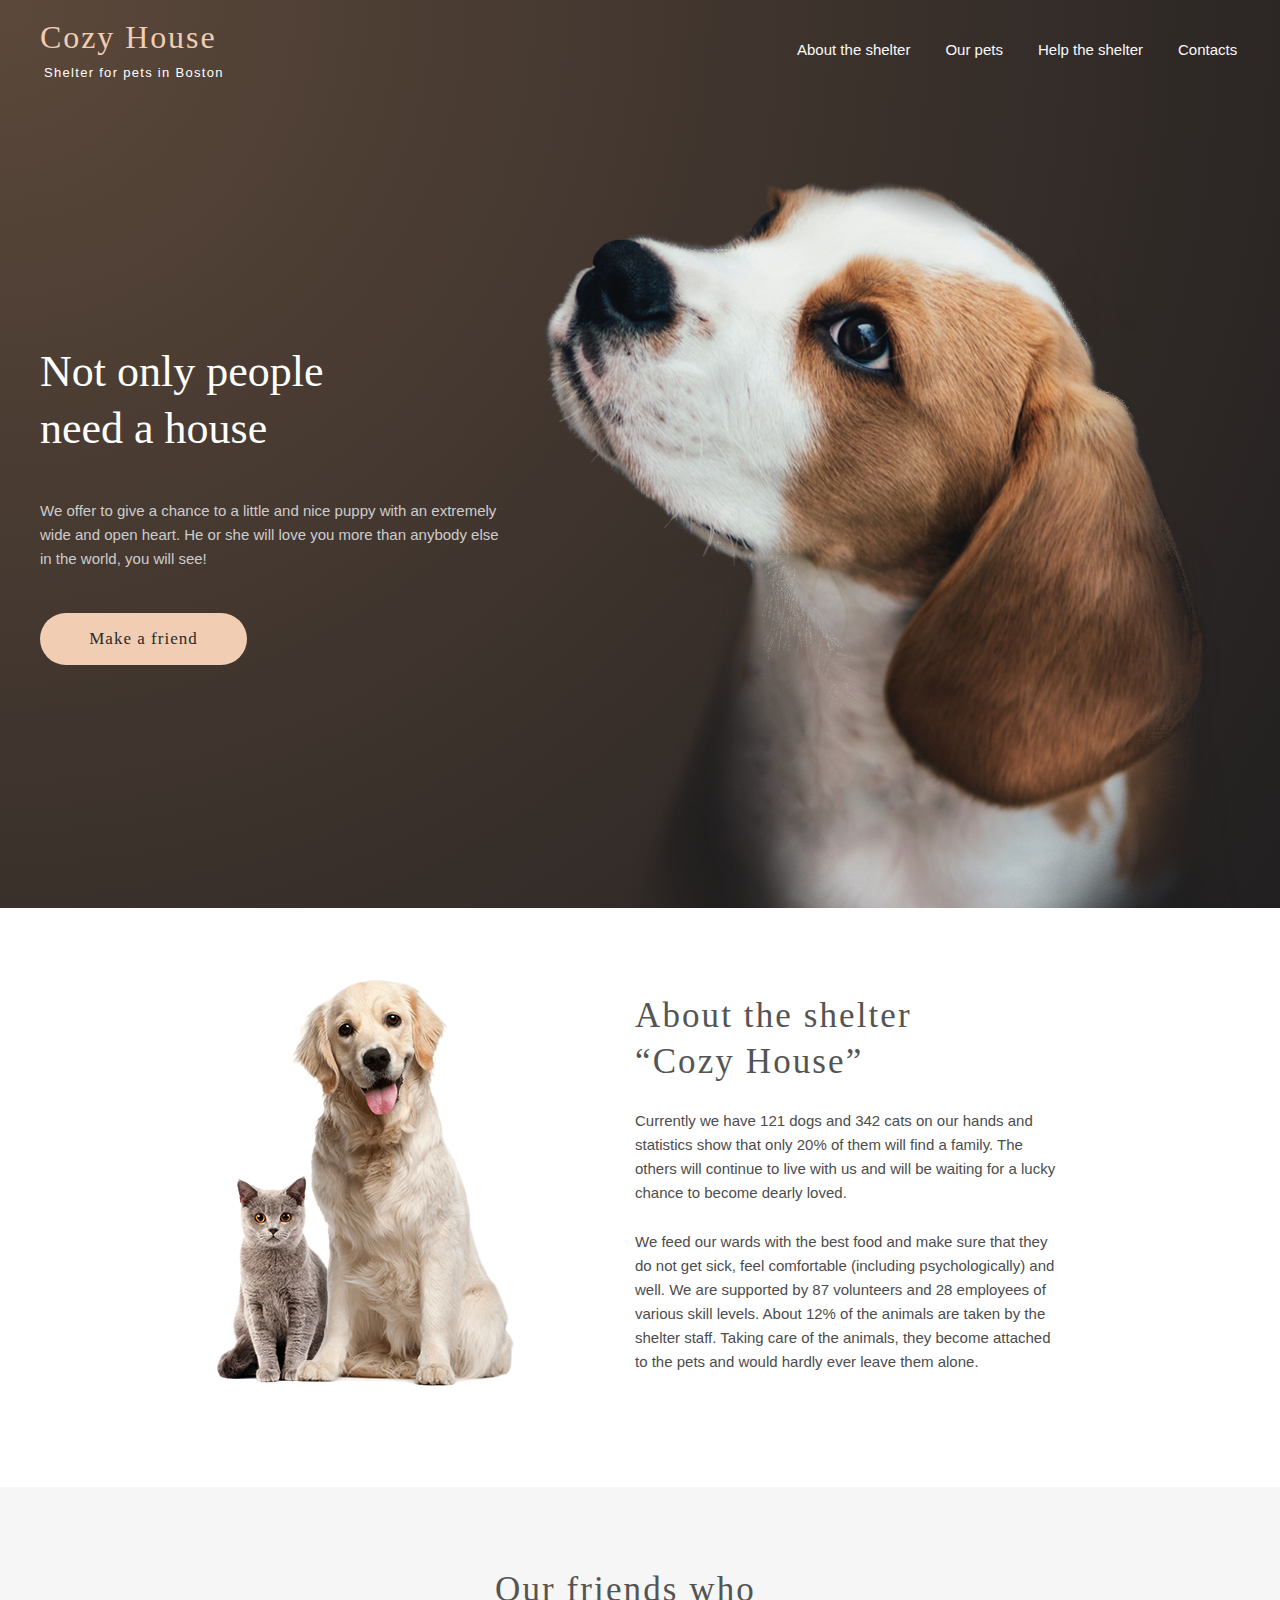
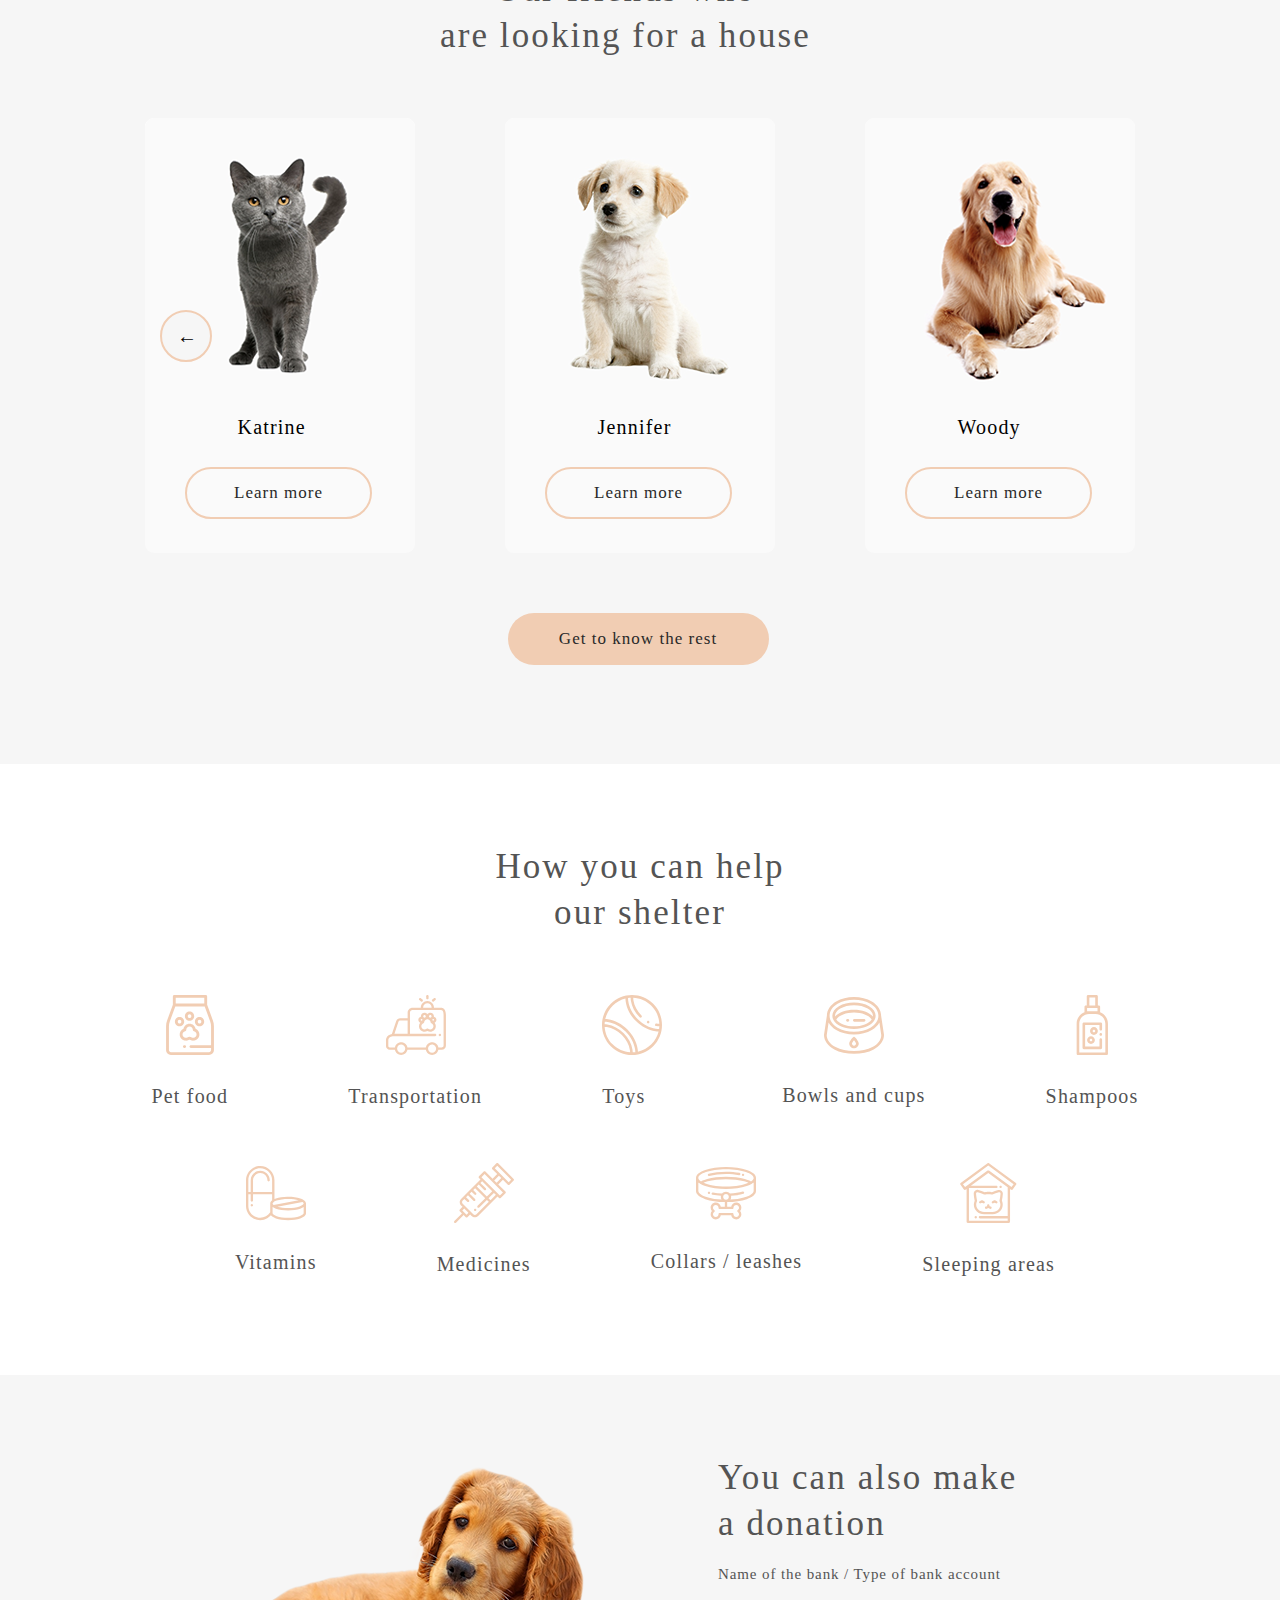
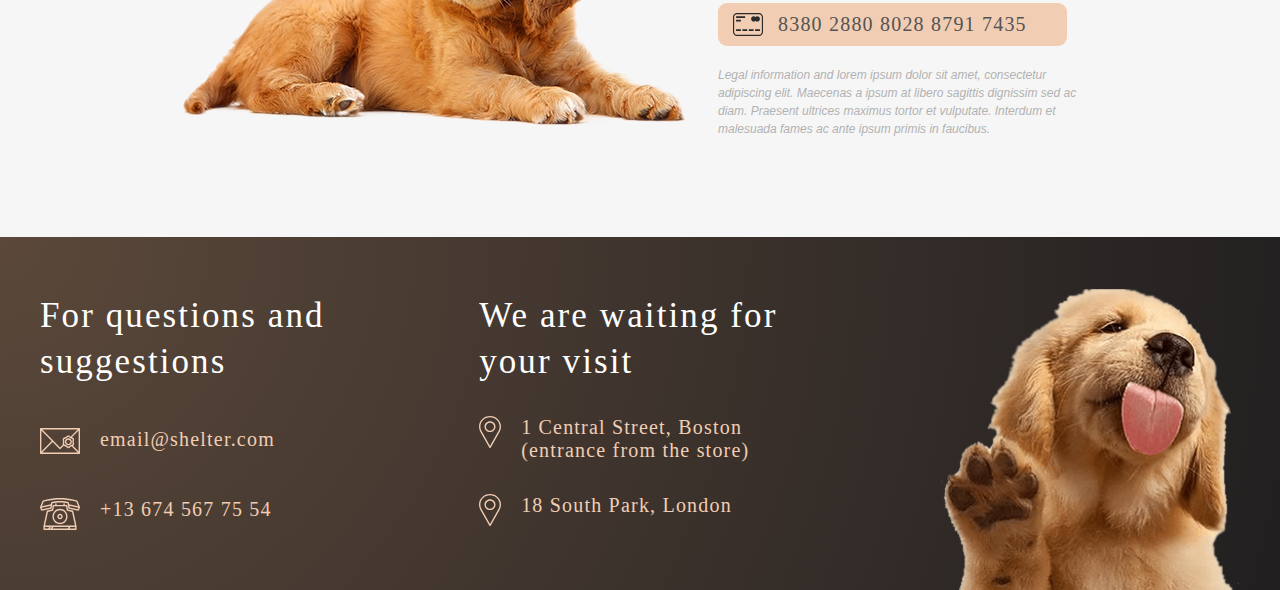
<file: index.html>
<!DOCTYPE html>
<html lang="en">
    <head>
        <meta charset="UTF-8">
        <meta http-equiv="X-UA-Compatible" content="IE=edge">
        <meta name="viewport" content="width=device-width, initial-scale=1.0">
        <title>Shelter</title>
        <link rel="stylesheet" href="style.css">
        <link rel="icon" href="images/paw_icon.ico"> 
        <link rel="preconnect" href="https://fonts.googleapis.com">
        <link rel="preconnect" href="https://fonts.gstatic.com" crossorigin>
        <link href="https://fonts.googleapis.com/css2?family=Inika&family=Inter&display=swap" rel="stylesheet">
        
    </head>
    <body>
        <div class="wrapper">
            <header class="header">
                <div class="header__container _container">
                    <div class="header__logo">
                        <h1 class="header__logo__title">
                        Cozy House
                        </h1>
                        <p class="header__logo__text">
                        Shelter for pets in Boston
                        </p>
                    </div>
                    <nav class="header__menu menu">
                        <ul class="menu__list">
                            <li class="menu__item">
                                <a href="index.html" class="menu__link">About the shelter</a>
                            </li>
                            <li class="menu__item">
                                <a href="pets.html" class="menu__link">Our pets</a>
                            </li>
                            <li class="menu__item">
                                <a href="#help" class="menu__link">Help the shelter</a>
                            </li>
                            <li class="menu__item">
                                <a href="#contacts" class="menu__link">Contacts</a>
                            </li>
                        </ul>
                    </nav>
                </div>
            </header>
            <main class="page">
                <div class="page__block__start">
                    <div class="page__block__container _container">
                        <section class="page__start start">
                            <div class="start__content">
                                <div class="start__info">
                                    <h2 class="start__title">
                                    Not only people<br> need a house
                                    </h2>
                                    <p class="start__text">
                                    We offer to give a chance to a little and nice puppy with an extremely wide and open heart. He or she will love you more than anybody else in the world, you will see!
                                    </p>
                                    <button class="start__button">
                                    Make a friend
                                    </button>
                                </div>
                                <div class="start__pic">
                                    <img src="Images/start-screen-puppy.png" alt="puppy" class="start__image">
                                </div>
                            </div>
                        </section>
                    </div>
                </div>
                <div class="page__block__about">
                    <div class="page__about__container _container">
                        <section class="page__about about">
                            <div class="about__content">
                                <div class="about__img">
                                    <img src="Images/about-pets.png" alt="pets" class="about__pets">
                                </div>
                                <div class="about__info">
                                    <h2 class="about__title">
                                    About the shelter “Cozy House”
                                    </h2>
                                    <p class="about__text">
                                    Currently we have 121 dogs and 342 cats on our hands and statistics show that only 20% of them will find a family. The others will continue to live with us and will be waiting for a lucky chance to become dearly loved.
                                    </p>
                                    <p class="about__text">
                                    We feed our wards with the best food and make sure that they do not get sick, feel comfortable (including psychologically) and well. We are supported by 87 volunteers and 28 employees of various skill levels. About 12% of the animals are taken by the shelter staff. Taking care of the animals, they become attached to the pets and would hardly ever leave them alone.
                                    </p>
                                </div>
                            </div>
                        </section>
                    </div>
                </div>
                <div class="page__block__pets">
                    <div class="page__pets__container _container">
                        <section class="page__pets pets">
                            <div class="pets__content">
                                <h2 class="pets__title">
                                    Our friends who<br> are looking for a house
                                </h2>
                                <div class="pets__slider">
                                    <div class="pets__card" id="katrine">
                                        <div class="card__img">
                                            <img src="Images/pets-katrine.png" alt="Katrine" class="pet__image">
                                        </div>
                                        <div class="card__name">
                                            Katrine
                                        </div>
                                        <div class="card__button">
                                            <button class="card__more">Learn more</button>
                                        </div>
                                    </div>
                                    <div class="pets__card" id="jennifer">
                                        <div class="card__img">
                                            <img src="Images/pets-jennifer.png" alt="Jennifer" class="pet__image">
                                        </div>
                                        <div class="card__name">
                                            Jennifer
                                        </div>
                                        <div class="card__button">
                                            <button class="card__more">Learn more</button>
                                        </div>
                                    </div>
                                    <div class="pets__card" id="woody">
                                        <div class="card__img">
                                            <img src="Images/pets-woody.png" alt="Woody" class="pet__image">
                                        </div>
                                        <div class="card__name">
                                            Woody
                                        </div>
                                        <div class="card__button">
                                            <button class="card__more">Learn more</button>
                                        </div>
                                    </div>
                                </div>
                                <div class="pets__button">
                                    <button class="pets__button__rest">
                                    Get to know the rest
                                    </button>
                                </div>
                                <div class="pets__arrow__left">
                                    ←
                                </div>
                                <div class="pets__arrow__right">
                                    →
                                </div>
                            </div>
                        </section>
                    </div>
                </div>
                <div class="page__block__help">
                    <div class="page__help__container _container">
                        <section class="page__help help">
                            <div class="help__content">
                                <h2 class="help__title">
                                    How you can help our shelter
                                </h2>
                                <div class="help__items">
                                    <div class="help__item">
                                        <div class="help__item__img">
                                            <img src="Images/food.svg" alt="food" class="help__pic">
                                        </div>
                                        <div class="help__item__text">
                                            Pet food
                                        </div>
                                    </div>
                                    <div class="help__item">
                                        <div class="help__item__img">
                                            <img src="Images/transportation.svg" alt="transportation" class="help__pic">
                                        </div>
                                        <div class="help__item__text">
                                            Transportation
                                        </div>
                                    </div>
                                    <div class="help__item">
                                        <div class="help__item__img">
                                            <img src="Images/toys.svg" alt="toys" class="help__pic">
                                        </div>
                                        <div class="help__item__text">
                                            Toys
                                        </div>
                                    </div>
                                    <div class="help__item">
                                        <div class="help__item__img">
                                            <img src="Images/bowls-and-cups.svg" alt="bowls-and-cups" class="help__pic">
                                        </div>
                                        <div class="help__item__text">
                                            Bowls and cups
                                        </div>
                                    </div>
                                    <div class="help__item">
                                        <div class="help__item__img">
                                            <img src="Images/shampoos.svg" alt="shampoos" class="help__pic">
                                        </div>
                                        <div class="help__item__text">
                                            Shampoos
                                        </div>
                                    </div>
                                    <div class="help__item">
                                        <div class="help__item__img">
                                            <img src="Images/vitamins.svg" alt="vitamins" class="help__pic">
                                        </div>
                                        <div class="help__item__text">
                                            Vitamins
                                        </div>
                                    </div>
                                    <div class="help__item">
                                        <div class="help__item__img">
                                            <img src="Images/medicines.svg" alt="medicines" class="help__pic">
                                        </div>
                                        <div class="help__item__text">
                                            Medicines
                                        </div>
                                    </div>
                                    <div class="help__item">
                                        <div class="help__item__img">
                                            <img src="Images/collars-or-leashes.svg" alt="collars-or-leashes" class="help__pic">
                                        </div>
                                        <div class="help__item__text">
                                            Collars / leashes
                                        </div>
                                    </div>
                                    <div class="help__item">
                                        <div class="help__item__img">
                                            <img src="Images/sleeping-area.svg" alt="sleeping-area" class="help__pic">
                                        </div>
                                        <div class="help__item__text">
                                            Sleeping areas
                                        </div>
                                    </div>
                                </div>
                            </div>
                        </section>
                    </div>
                </div>
                <div class="page__block__donation">
                    <div class="page__donation__container _container">
                        <section class="page__donation donation">
                            <div class="donation__content">
                                <div class="donation__img">
                                    <img src="Images/donation-dog.png" alt="donation-dog" class="donation__pic">
                                </div>
                                <div class="donation__info">
                                    <h2 class="donation__title">
                                        You can also make a donation
                                    </h2>
                                    <p class="donation__text">
                                        Name of the bank / Type of bank account
                                    </p>
                                    <div class="donation__card">
                                        <div class="credit__card__img">
                                            <img src="Images/credit-card.svg" alt="credit-card" class="credit__card__pic">
                                        </div>
                                        <div class="credit__card__number">
                                            8380 2880 8028 8791 7435
                                        </div>
                                    </div>
                                    <p class="donation__text__legal">
                                        Legal information and lorem ipsum dolor sit amet, consectetur adipiscing elit. Maecenas a ipsum at libero sagittis dignissim sed ac diam. Praesent ultrices maximus tortor et vulputate. Interdum et malesuada fames ac ante ipsum primis in faucibus.
                                    </p>
                                </div>
                            </div>
                        </section>
                    </div>
                </div>
            </main>
            <footer class="footer">
                <div class="footer__block">
                    <div class="footer__block__container _container">
                        <div class="footer__content">
                            <div class="footer__contacts">
                                <div class="footer__title">
                                    For questions and suggestions
                                </div>
                                <div class="footer__info__contacts">
                                    <div class="footer__icon">
                                        <img src="Images/mail.svg" alt="mail" class="mail__icon">
                                    </div>
                                    <div class="footer__text">
                                        email@shelter.com
                                    </div>
                                </div>
                                <div class="footer__info__contacts">
                                    <div class="footer__icon">
                                        <img src="Images/phone.svg" alt="phone" class="phone__icon">
                                    </div>
                                    <div class="footer__text">
                                        +13 674 567 75 54
                                    </div>
                                </div>
                            </div>
                            <div class="footer__adress">
                                <div class="footer__title">
                                    We are waiting for your visit
                                </div>
                                <div class="footer__info__adress">
                                    <div class="footer__icon">
                                        <img src="Images/pin.svg" alt="pin" class="pin__icon">
                                    </div>
                                    <div class="footer__text">
                                        1 Central Street, Boston (entrance from the store)
                                    </div>
                                </div>
                                <div class="footer__info__adress">
                                    <div class="footer__icon">
                                        <img src="Images/pin.svg" alt="pin" class="pin__icon">
                                    </div>
                                    <div class="footer__text">
                                        18 South Park, London
                                    </div>
                                </div>
                            </div>
                            <div class="footer__img">
                                <img src="Images/footer-puppy.png" alt="puppy" class="footer__pic">
                            </div>
                        </div>
                    </div>
                </div>
            </footer>
        </div>
    </body>
</html>
</file>
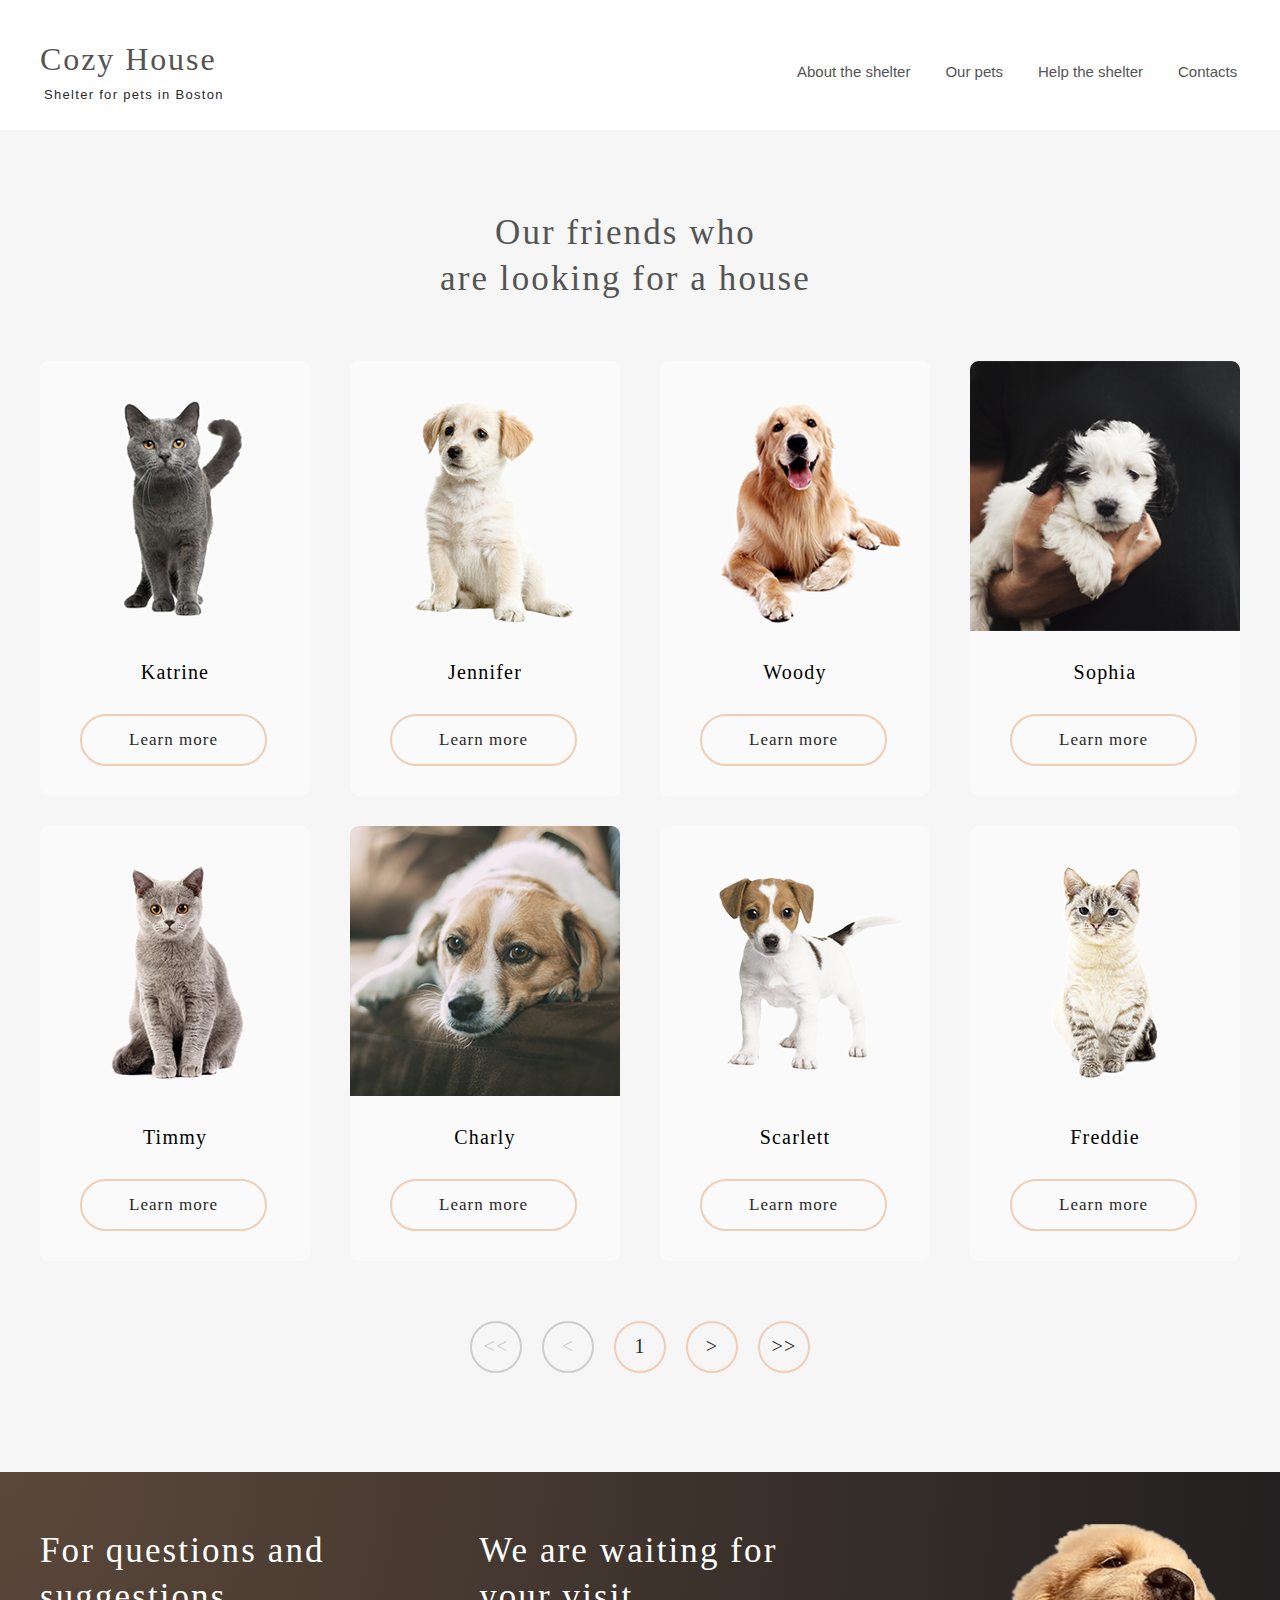
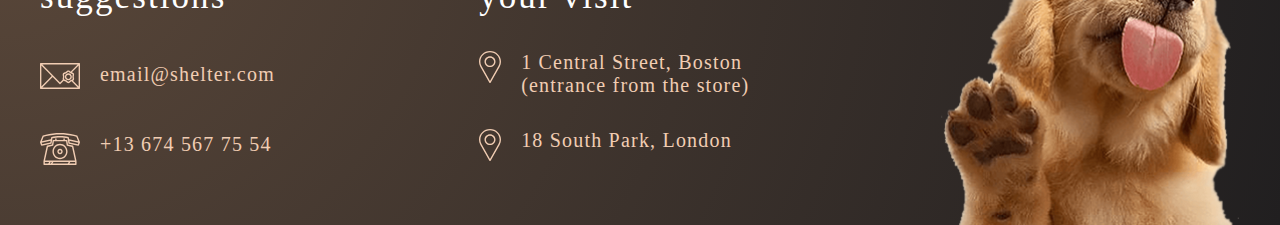
<file: pets.html>
<!DOCTYPE html>
<html lang="en">
    <head>
        <meta charset="UTF-8">
        <meta http-equiv="X-UA-Compatible" content="IE=edge">
        <meta name="viewport" content="width=device-width, initial-scale=1.0">
        <title>Shelter</title>
        <link rel="stylesheet" href="pets.css">
        <link rel="icon" href="images/paw_icon.ico"> 
        <link rel="preconnect" href="https://fonts.googleapis.com">
        <link rel="preconnect" href="https://fonts.gstatic.com" crossorigin>
        <link href="https://fonts.googleapis.com/css2?family=Inika&family=Inter&display=swap" rel="stylesheet">
        
    </head>
    <body>
        <div class="wrapper">
            <header class="header">
                <div class="header__container _container">
                    <div class="header__logo">
                        <h1 class="header__logo__title">
                        Cozy House
                        </h1>
                        <p class="header__logo__text">
                        Shelter for pets in Boston
                        </p>
                    </div>
                    <nav class="header__menu menu">
                        <ul class="menu__list">
                            <li class="menu__item">
                                <a href="index.html" class="menu__link">About the shelter</a>
                            </li>
                            <li class="menu__item">
                                <a href="pets.html" class="menu__link">Our pets</a>
                            </li>
                            <li class="menu__item">
                                <a href="#help" class="menu__link">Help the shelter</a>
                            </li>
                            <li class="menu__item">
                                <a href="#contacts" class="menu__link">Contacts</a>
                            </li>
                        </ul>
                    </nav>
                </div>
            </header>
            <main class="page">
                <div class="page__block__pets">
                    <div class="page__pets__container _container">
                        <section class="page__pets pets">
                            <div class="pets__content">
                                <h2 class="pets__title">
                                    Our friends who<br> are looking for a house
                                </h2>
                                <div class="pets__slider">
                                    <div class="pets__card">
                                        <div class="card__img">
                                            <img src="Images/pets-katrine.png" alt="Katrine" class="pet__image">
                                        </div>
                                        <div class="card__name">
                                            Katrine
                                        </div>
                                        <div class="card__button">
                                            <button class="card__more">Learn more</button>
                                        </div>
                                    </div>
                                    <div class="pets__card">
                                        <div class="card__img">
                                            <img src="Images/pets-jennifer.png" alt="Jennifer" class="pet__image">
                                        </div>
                                        <div class="card__name">
                                            Jennifer
                                        </div>
                                        <div class="card__button">
                                            <button class="card__more">Learn more</button>
                                        </div>
                                    </div>
                                    <div class="pets__card">
                                        <div class="card__img">
                                            <img src="Images/pets-woody.png" alt="Woody" class="pet__image">
                                        </div>
                                        <div class="card__name">
                                            Woody
                                        </div>
                                        <div class="card__button">
                                            <button class="card__more">Learn more</button>
                                        </div>
                                    </div>
                                    <div class="pets__card">
                                        <div class="card__img">
                                            <img src="Images/pets-sophia.png" alt="Sophia" class="pet__image">
                                        </div>
                                        <div class="card__name">
                                            Sophia
                                        </div>
                                        <div class="card__button">
                                            <button class="card__more">Learn more</button>
                                        </div>
                                    </div>
                                    <div class="pets__card">
                                        <div class="card__img">
                                            <img src="Images/pets-timmy.png" alt="Timmy" class="pet__image">
                                        </div>
                                        <div class="card__name">
                                            Timmy
                                        </div>
                                        <div class="card__button">
                                            <button class="card__more">Learn more</button>
                                        </div>
                                    </div>
                                    <div class="pets__card">
                                        <div class="card__img">
                                            <img src="Images/pets-charly.png" alt="Charly" class="pet__image">
                                        </div>
                                        <div class="card__name">
                                            Charly
                                        </div>
                                        <div class="card__button">
                                            <button class="card__more">Learn more</button>
                                        </div>
                                    </div>
                                    <div class="pets__card" id="pets__none">
                                        <div class="card__img">
                                            <img src="Images/pets-scarlet.png" alt="Scarlett" class="pet__image">
                                        </div>
                                        <div class="card__name">
                                            Scarlett
                                        </div>
                                        <div class="card__button">
                                            <button class="card__more">Learn more</button>
                                        </div>
                                    </div>
                                    <div class="pets__card" id="pets__none">
                                        <div class="card__img">
                                            <img src="Images/pets-freddie.png" alt="Freddie" class="pet__image">
                                        </div>
                                        <div class="card__name">
                                            Freddie
                                        </div>
                                        <div class="card__button">
                                            <button class="card__more">Learn more</button>
                                        </div>
                                    </div>
                                </div>
                                <div class="pets__navigation">
                                    <div class="pets__arrow__left">
                                        <<
                                    </div>
                                    <div class="pets__arrow__left">
                                        <
                                    </div>
                                    <div class="pets__arrow">
                                        1
                                    </div>
                                    <div class="pets__arrow">
                                        >
                                    </div>
                                    <div class="pets__arrow">
                                        >>
                                    </div>
                                </div>
                            </div>
                        </section>
                    </div>
                </div>
            </main>
            <footer class="footer">
                <div class="footer__block">
                    <div class="footer__block__container _container">
                        <div class="footer__content">
                            <div class="footer__contacts">
                                <div class="footer__title">
                                    For questions and suggestions
                                </div>
                                <div class="footer__info__contacts">
                                    <div class="footer__icon">
                                        <img src="Images/mail.svg" alt="mail" class="mail__icon">
                                    </div>
                                    <div class="footer__text">
                                        email@shelter.com
                                    </div>
                                </div>
                                <div class="footer__info__contacts">
                                    <div class="footer__icon">
                                        <img src="Images/phone.svg" alt="phone" class="phone__icon">
                                    </div>
                                    <div class="footer__text">
                                        +13 674 567 75 54
                                    </div>
                                </div>
                            </div>
                            <div class="footer__adress">
                                <div class="footer__title">
                                    We are waiting for your visit
                                </div>
                                <div class="footer__info__adress">
                                    <div class="footer__icon">
                                        <img src="Images/pin.svg" alt="pin" class="pin__icon">
                                    </div>
                                    <div class="footer__text">
                                        1 Central Street, Boston (entrance from the store)
                                    </div>
                                </div>
                                <div class="footer__info__adress">
                                    <div class="footer__icon">
                                        <img src="Images/pin.svg" alt="pin" class="pin__icon">
                                    </div>
                                    <div class="footer__text">
                                        18 South Park, London
                                    </div>
                                </div>
                            </div>
                            <div class="footer__img">
                                <img src="Images/footer-puppy.png" alt="puppy" class="footer__pic">
                            </div>
                        </div>
                    </div>
                </div>
            </footer>
        </div>
    </body>
</html>
</file>
<file: style.css>
*,
*::before,
*::after {
    padding: 0;
    margin: 0;
    border: 0;
    box-sizing: border-box;
}
a {
    text-decoration: none;
}
ul,
ol,
li {
    list-style: none;
}
img {
    vertical-align: top;
}
h1,
h2,
h3,
h4,
h5,
h6 {
    font-weight: inherit;
    font-size: inherit;
}
html,
body {
    height: 100%;
    line-height: 1;
    font-size: 20px;
}
.wrapper {
    min-height: 100%;
    overflow: hidden;
    display: flex;
    flex-direction: column;
}
._container {
    max-width: 1200px;
    margin: 0px auto;
}

button:hover {
    background-color: #FDDCC4;
    border-color: #FDDCC4;
    cursor: pointer;
}

button:active {
    background-color: #FDDCC4;
    border-color: #FDDCC4;
    cursor: pointer;
}

@media (max-width: 768px) {
    ._container {
        max-width: 708px;
        margin: 0px auto;
    }
}

@media (max-width: 320px) {
    ._container {
        max-width: 300px;
        margin: 0px auto;
    }
}

/*------------------HEADER------------------*/
.header {
    position: absolute;
    width: 100%;
    left: 0;
    top: 0;
    z-index: 50;
}

.header__container {
    display: flex;
    min-height: 60px;
    align-items: center;
}

.header__logo {
    align-items: center;
    justify-content: center;
    vertical-align: top;
    height: 60px;
    width: 184px;
    margin-top: 20px;
}

.header__logo__title {
    height: 35px;
    width: 190px;
    font-family: 'Georgia';
    font-style: normal;
    font-weight: 400;
    font-size: 32px;
    line-height: 110%;
    color: #F1CDB3;
    align-items: center;
    letter-spacing: 0.06em;
}

.header__logo__text {
    height: 15px;
    width: 180px;
    margin-top: 10px;
    margin-left: 4px;
    font-family: 'Arial';
    font-style: normal;
    font-weight: 400;
    font-size: 13px;
    line-height: 15px;
    color: #FFFFFF;
    align-items: center;
    letter-spacing: 0.1em;
}
.header__menu {
    margin-left: 573px;
    margin-top: 20px;
}
.menu__list {
    display: flex;
    flex-wrap: wrap;
    column-gap: 35px;
}
.menu__item {}
.menu__link {
    font-family: 'Arial';
    font-style: normal;
    font-weight: 400;
    font-size: 15px;
    line-height: 160%;
    color: #FAFAFA;
    transition: .1s;
}

.menu__link:hover {
    border-bottom: 3px solid #F1CDB3;
}

.menu__link:active {
    border-bottom: 3px solid #F1CDB3;
}


@media (max-width: 768px) {
    .header__container {
        display: flex;
        min-height: 60px;
        align-items: center;
    }
    
    .header__logo {
        align-items: center;
        justify-content: center;
        vertical-align: top;
        height: 60px;
        width: 184px;
        margin-top: 30px;
        margin-left: 30px;
    }
    
    .header__logo__title {
        height: 35px;
        width: 190px;
        font-family: 'Georgia';
        font-style: normal;
        font-weight: 400;
        font-size: 32px;
        line-height: 110%;
        color: #F1CDB3;
        align-items: center;
        letter-spacing: 0.06em;
    }
    
    .header__logo__text {
        height: 15px;
        width: 180px;
        margin-top: 10px;
        margin-left: 4px;
        font-family: 'Arial';
        font-style: normal;
        font-weight: 400;
        font-size: 13px;
        line-height: 15px;
        color: #FFFFFF;
        align-items: center;
        letter-spacing: 0.1em;
    }
    .header__menu {
        margin-left: 81px;
        margin-top: 30px;
    }
    .menu__list {
        display: flex;
        flex-wrap: wrap;
        column-gap: 35px;
    }
    .menu__item {}
    .menu__link {
        font-family: 'Arial';
        font-style: normal;
        font-weight: 400;
        font-size: 15px;
        line-height: 160%;
        color: #FAFAFA;
        transition: .1s;
    }
}

@media (max-width: 320px) {
    .header__container {
        display: flex;
        min-height: 60px;
        align-items: center;
    }
    
    .header__logo {
        align-items: center;
        justify-content: center;
        vertical-align: top;
        height: 60px;
        width: 184px;
        margin-top: 30px;
        margin-left: 20px;
    }
    
    .header__logo__title {
        height: 35px;
        width: 190px;
        font-family: 'Georgia';
        font-style: normal;
        font-weight: 400;
        font-size: 32px;
        line-height: 110%;
        color: #F1CDB3;
        align-items: center;
        letter-spacing: 0.06em;
    }
    
    .header__logo__text {
        height: 15px;
        width: 180px;
        margin-top: 10px;
        margin-left: 4px;
        font-family: 'Arial';
        font-style: normal;
        font-weight: 400;
        font-size: 13px;
        line-height: 15px;
        color: #FFFFFF;
        align-items: center;
        letter-spacing: 0.1em;
    }
    .header__menu {
        /* margin-left: 81px;
        margin-top: 30px; */
        display: none;
    }
    .menu__list {
        display: flex;
        flex-wrap: wrap;
        column-gap: 35px;
    }
    .menu__item {}
    .menu__link {
        font-family: 'Arial';
        font-style: normal;
        font-weight: 400;
        font-size: 15px;
        line-height: 160%;
        color: #FAFAFA;
        transition: .1s;
    }
}

/*------------------PAGE------------------*/

.page {
    
}

.page__block__container {
}

/*------------------START------------------*/

.page__block__start {
    min-height: 908px;
    width: 1280px;
    background: radial-gradient(circle farthest-corner at 0 0, #5B483A, #211F20);
    margin: 0 auto;
}


.page__start {
    
}
    

.start__content {
    height: 728px;
    display: flex;
    padding-top: 180px;
}

.start__info {
    height: 322px;
    width: 460px;
    margin-top: 163px;
    row-gap: 42px;
    margin-right: 42px;
}

.start__title {
    height: 114px;
    width: 310px;
    font-family: 'Georgia';
    font-style: normal;
    font-weight: 400;
    font-size: 44px;
    line-height: 130%;
    color: #FFFFFF;
}

.start__text {
    width: 460px;
    height: 72px;
    font-family: 'Arial';
    font-style: normal;
    font-weight: 400;
    font-size: 15px;
    line-height: 160%;
    color: #CDCDCD;
    margin-top: 42px;
    margin-bottom: 42px;
}

.start__button {
    width: 207px;
    height: 52px;
    border-radius: 100px;
    background-color: #F1CDB3;

    font-family: 'Georgia';
    font-style: normal;
    font-weight: 400;
    font-size: 17px;
    line-height: 130%;
    letter-spacing: 0.06em;
    color: #292929;
}

.start__pic {
    
}

.start__image {
    height: 728px;
    width: 698px;
}


@media (max-width: 768px) {
    .page__block__start {
        min-height: 1165px;
        width: 768px;
        background: radial-gradient(circle farthest-corner at 0 0, #5B483A, #211F20);
        margin: 0 auto;
    }
    
    .start__content {
        padding-top: 1px;
        padding-left: 154px;
        display: block;
    }
    
    .start__info {
        height: 322px;
        width: 460px;
        padding-bottom: 20px;
    }
    
    .start__title {
        height: 114px;
        width: 310px;
        font-family: 'Georgia';
        font-style: normal;
        font-weight: 400;
        font-size: 44px;
        line-height: 130%;
        color: #FFFFFF;
    }
    
    .start__text {
        width: 460px;
        height: 72px;
        font-family: 'Arial';
        font-style: normal;
        font-weight: 400;
        font-size: 15px;
        line-height: 160%;
        color: #CDCDCD;
        margin-top: 42px;
        margin-bottom: 42px;
    }
    
    .start__button {
        width: 207px;
        height: 52px;
        border-radius: 100px;
        background-color: #F1CDB3;
        display: block;
        margin: 0 auto;
    
        font-family: 'Georgia';
        font-style: normal;
        font-weight: 400;
        font-size: 17px;
        line-height: 130%;
        letter-spacing: 0.06em;
        color: #292929;
    }
    
    .start__pic {
        height: 593px;
        width: 569px;
        margin-top: 85px;
        margin-left: 19px;
    }
    
    .start__image {
        height: 100%;
        width: auto;
    }
}

@media (max-width: 320px) {
    .page__block__start {
        min-height: 823px;
        width: 320px;
        background: radial-gradient(circle farthest-corner at 0 0, #5B483A, #211F20);
        margin: 0 auto;
    }
    
    .start__content {
        padding-top: 1px;
        padding-left: 10px;
        /* display: block; */
    }
    
    .start__info {
        height: 673px;
        width: 300px;
    }
    
    .start__title {
        height: 64px;
        width: 300px;
        font-family: 'Georgia';
        font-style: normal;
        font-weight: 400;
        font-size: 25px;
        line-height: 130%;
        align-items: center;
        text-align: center;
        letter-spacing: 0.06em;
        color: #FFFFFF;
    }
    
    .start__text {
        width: 300px;
        height: 96px;
        font-family: 'Arial';
        font-style: normal;
        font-weight: 400;
        font-size: 15px;
        line-height: 160%;
        display: flex;
        align-items: center;
        text-align: center;
        color: #CDCDCD;
        margin-top: 42px;
        margin-bottom: 42px;
    }
    
    .start__button {
        width: 207px;
        height: 52px;
        border-radius: 100px;
        background-color: #F1CDB3;
        display: block;
        margin: 0 auto;
    
        font-family: 'Georgia';
        font-style: normal;
        font-weight: 400;
        font-size: 17px;
        line-height: 130%;
        letter-spacing: 0.06em;
        color: #292929;
    }
    
    .start__pic {
        height: 272px;
        width: 260px;
        margin-top: 1px;
        margin-left: 50px;
    }
    
    .start__image {
        height: 100%;
        width: auto;
    }
}

/*------------------ABOUT------------------*/

.page__block__about {
    background-color: #FFFFFF;
    min-height: 579px;
    width: 1280px;
    margin: 0 auto;
}

.page__about__container {
    
}

.page__about {
    
}

.about__content {
    display: flex;
    margin-left: 175px;
    padding-top: 71px;
    column-gap: 120px;
}

.about__img {

}

.about__pets {

}

.about__info {
    padding-top: 14px;
}

.about__title {
    width: 370px;
    font-family: 'Georgia';
    font-style: normal;
    font-weight: 400;
    font-size: 35px;
    line-height: 130%;
    display: flex;
    align-items: center;
    letter-spacing: 0.06em;
    color: #545454;

}

.about__text {
    width: 430px;
    font-family: 'Arial';
    font-style: normal;
    font-weight: 400;
    font-size: 15px;
    line-height: 160%;
    color: #4C4C4C;
    margin-top: 25px;
}

@media (max-width: 768px) {
    .page__block__about {
        background-color: #FFFFFF;
        min-height: 1048px;
        width: 768px;
        margin: 0 auto;
    }
    
    .about__content {
        margin-left: 169px;
        padding-top: 65px;
        display: flex;
        flex-direction: column-reverse;
    }

    .about__info {
        padding-top: 14px;
    }
    
    .about__title {
        width: 370px;
        font-family: 'Georgia';
        font-style: normal;
        font-weight: 400;
        font-size: 35px;
        line-height: 130%;
        display: flex;
        align-items: center;
        letter-spacing: 0.06em;
        color: #545454;
    
    }
    
    .about__text {
        width: 430px;
        font-family: 'Arial';
        font-style: normal;
        font-weight: 400;
        font-size: 15px;
        line-height: 160%;
        color: #4C4C4C;
        margin-top: 25px;
    }

    .about__img {
        margin-top: 80px;
        margin-left: 65px;
    }
}

/*------------------PETS------------------*/

.page__block__pets {
    background-color: #F6F6F6;
    min-height: 877px;
    width: 1280px;
    margin: 0 auto;
}

.page__pets__container {

}

.page__pets {

}

.pets__content {
    
}

.pets__title {
    width: 400px;
    font-family: 'Georgia';
    font-style: normal;
    font-weight: 400;
    font-size: 35px;
    line-height: 130%;
    display: flex;
    align-items: center;
    text-align: center;
    letter-spacing: 0.06em;
    color: #545454;
    margin: 0 auto;
    padding-top: 80px;
}

.pets__slider {
    display: flex;
    column-gap: 90px;
    margin: 60px 0;
    padding: 0 105px;
}

.pets__card {
    height: 435px;
    width: 270px;
    background-color: #FAFAFA;
    border-radius: 9px;
}

.card__img {

}

.pet__image {

}

.card__name {
    font-family: 'Georgia';
    font-style: normal;
    font-weight: 400;
    font-size: 20px;
    line-height: 23px;
    display: flex;
    align-items: center;
    text-align: center;
    letter-spacing: 0.06em;
    margin: 28px auto;
    width: 85px;
}

.card__button {
    margin: 0 auto;
    width: 190px;
}

.card__more {
    height: 52px;
    width: 187px;
    border: 2px solid #F1CDB3 ;
    border-radius: 100px;
    background-color: #FAFAFA;
    font-family: 'Georgia';
    font-style: normal;
    font-weight: 400;
    font-size: 17px;
    line-height: 130%;
    letter-spacing: 0.06em;
    color: #292929;
}

.pets__button {
    width: 265px;
    margin: 0 auto;
}

.pets__button__rest {
    height: 52px;
    width: 261px;
    border-radius: 100px;
    background-color: #F1CDB3;
    font-family: 'Georgia';
    font-style: normal;
    font-weight: 400;
    font-size: 17px;
    line-height: 130%;
    letter-spacing: 0.06em;
    color: #292929;
}

.pets__arrow__left {
    position: absolute;
    top: 1910px;
    left: 160px;
    z-index: 0.5;

    height: 52px;
    width: 52px;
    border: 2px solid #F1CDB3;
    border-radius: 100px;
    background-color: #F6F6F6;
    display: block;
    padding-top: 14px;
    padding-left: 15px;
}

.pets__arrow__right {
    position: absolute;
    top: 1910px;
    left: 1308px;
    z-index: 0.5;

    height: 52px;
    width: 52px;
    border: 2px solid #F1CDB3;
    border-radius: 100px;
    background-color: #F6F6F6;
    display: block;
    padding-top: 14px;
    padding-left: 15px;
}

.pets__arrow__left:hover {
    cursor: pointer;
    background-color: #FDDCC4;
    border-color: #FDDCC4;
}

.pets__arrow__right:active {
    cursor: pointer;
    background-color: #FDDCC4;
    border-color: #FDDCC4;
}

.pets__arrow__right:hover {
    cursor: pointer;
    background-color: #FDDCC4;
    border-color: #FDDCC4;
}

.pets__arrow__left:active {
    cursor: pointer;
    background-color: #FDDCC4;
    border-color: #FDDCC4;
}

@media (max-width: 768px) {
    .page__block__pets {
        background-color: #F6F6F6;
        min-height: 877px;
        width: 768px;
        margin: 0 auto;
    }
    
    .pets__title {
        width: 400px;
        font-family: 'Georgia';
        font-style: normal;
        font-weight: 400;
        font-size: 35px;
        line-height: 130%;
        display: flex;
        align-items: center;
        text-align: center;
        letter-spacing: 0.06em;
        color: #545454;
        margin: 0 auto;
        padding-top: 80px;
    }
    
    .pets__slider {
        display: flex;
        column-gap: 40px;
        margin: 60px 0;
        padding: 0 94px;
    }
    
    .pets__card {
        height: 435px;
        width: 270px;
        background-color: #FAFAFA;
        border-radius: 9px;
    }

    #woody {
        display: none;
    }

    .card__name {
        font-family: 'Georgia';
        font-style: normal;
        font-weight: 400;
        font-size: 20px;
        line-height: 23px;
        display: flex;
        align-items: center;
        text-align: center;
        letter-spacing: 0.06em;
        margin: 28px auto;
        width: 85px;
    }
    
    .card__button {
        margin: 0 auto;
        width: 190px;
    }
    
    .card__more {
        height: 52px;
        width: 187px;
        border: 2px solid #F1CDB3 ;
        border-radius: 100px;
        background-color: #FAFAFA;
        font-family: 'Georgia';
        font-style: normal;
        font-weight: 400;
        font-size: 17px;
        line-height: 130%;
        letter-spacing: 0.06em;
        color: #292929;
    }
    
    .pets__button {
        width: 265px;
        margin: 0 auto;
    }
    
    .pets__button__rest {
        height: 52px;
        width: 261px;
        border-radius: 100px;
        background-color: #F1CDB3;
        font-family: 'Georgia';
        font-style: normal;
        font-weight: 400;
        font-size: 17px;
        line-height: 130%;
        letter-spacing: 0.06em;
        color: #292929;
    }
    
    .pets__arrow__left {
        position: absolute;
        top: 2635px;
        left: 30px;
        z-index: 0.5;
    
        height: 52px;
        width: 52px;
        border: 2px solid #F1CDB3;
        border-radius: 100px;
        background-color: #F6F6F6;
        display: block;
        padding-top: 14px;
        padding-left: 15px;
    }
    
    .pets__arrow__right {
        position: absolute;
        top: 2635px;;
        left: 685px;
        z-index: 0.5;
    
        height: 52px;
        width: 52px;
        border: 2px solid #F1CDB3;
        border-radius: 100px;
        background-color: #F6F6F6;
        display: block;
        padding-top: 14px;
        padding-left: 15px;
    }

}

/*------------------HELP------------------*/

.page__block__help {
    background-color: #FFFFFF;
    min-height: 611px;
    width: 1280px;
    margin: 0 auto;
}

.page__help__container {}

.page__help {}

.help__content {
    padding-top: 80px;
    width: 1200;
}

.help__title {
    width: 320px;
    font-family: 'Georgia';
    font-style: normal;
    font-weight: 400;
    font-size: 35px;
    line-height: 130%;
    display: flex;
    align-items: center;
    text-align: center;
    letter-spacing: 0.06em;
    color: #545454;
    margin: 0 auto;
}

.help__items {
    width: 1036px;
    margin: 60px 87px;
    display: flex;
    column-gap: 120px;
    flex-wrap: wrap;
    text-align: center;
    align-items: center;
    align-content: center;
    justify-content: center;
    overflow: auto;
}

.help__item {
    display: inline-block;
    margin-bottom: 55px;
}

.help__item__img {
    display: block; 
    margin: 0 auto;
}

.help__pic {}

.help__item__text {
    font-family: 'Georgia';
    font-style: normal;
    font-weight: 400;
    font-size: 20px;
    line-height: 115%;
    display: flex;
    align-items: center;
    text-align: center;
    letter-spacing: 0.06em;
    color: #545454;
    margin-top: 30px;
}

@media (max-width: 768px) {
    .page__block__help {
        background-color: #FFFFFF;
        min-height: 779px;
        width: 768px;
        margin: 0 auto;
    }
    
    .page__help__container {}
    
    .page__help {}
    
    .help__content {
        padding-top: 80px;
        width: 630px;
    }
    
    .help__title {
        width: 310px;
        font-family: 'Georgia';
        font-style: normal;
        font-weight: 400;
        font-size: 35px;
        line-height: 130%;
        display: flex;
        align-items: center;
        text-align: center;
        letter-spacing: 0.06em;
        color: #545454;
        margin-left: 230px;
    }
    
    .help__items {
        width: 630px;
        margin: 60px 70px;
        display: flex;
        column-gap: 60px;
        flex-wrap: wrap;
        text-align: center;
        align-items: center;
        align-content: center;
        justify-content: center;
        overflow: auto;
    }
    
    .help__item {
        height: 113px;
        width: 170px;
        margin-bottom: 55px;
    }
    
    .help__item__img {
        display: block; 
        margin: 0 auto;
    }
    
    .help__pic {}
    
    .help__item__text {
        font-family: 'Georgia';
        font-style: normal;
        font-weight: 400;
        font-size: 20px;
        line-height: 115%;
        display: block;
        align-items: center;
        text-align: center;
        letter-spacing: 0.06em;
        color: #545454;
        margin: 30px auto;
    }
}


/*------------------DONATION------------------*/
.page__block__donation { 
    min-height: 462px;
    background-color: #F6F6F6;
    width: 1280px;
    margin: 0 auto;
}

.page__donation__container {}

.page__donation {}

.donation__content {
    padding-top: 80px;
    margin-left: 143px;
    display: flex;
    column-gap: 30px;
}

.donation__img {
    margin-top: 11px;
}

.donation__pic {}

.donation__info {
    display: grid;
    row-gap: 20px;
}

.donation__title {
    font-family: 'Georgia';
    font-style: normal;
    font-weight: 400;
    font-size: 35px;
    line-height: 130%;
    display: flex;
    align-items: center;
    letter-spacing: 0.06em;
    color: #545454;
    width: 300px;
}

.donation__text {
    font-family: 'Georgia';
    font-style: normal;
    font-weight: 400;
    font-size: 15px;
    line-height: 110%;
    display: flex;
    align-items: center;
    letter-spacing: 0.06em;
    color: #545454;
}

.donation__card {
    height: 43px;
    width: 349px;
    background-color: #F1CDB3;
    border-radius: 9px;
    display: flex;
}

.credit__card__img {
    margin: 10px 15px; 
}

.credit__card__pic {}

.credit__card__number {
    font-family: 'Georgia';
    font-style: normal;
    font-weight: 400;
    font-size: 20px;
    line-height: 115%;
    display: flex;
    align-items: center;
    letter-spacing: 0.06em;
    color: #545454;
}

.donation__text__legal {
    width: 380px;
    font-family: 'Arial';
    font-style: italic;
    font-weight: 400;
    font-size: 12px;
    line-height: 18px;
    display: flex;
    align-items: center;
    color: #B2B2B2;
}

@media (max-width: 768px) {
    .page__block__donation { 
        min-height: 462px;
        background-color: #F6F6F6;
        width: 783px;
        margin: 0 auto;
    }
    
    .donation__content {
        padding-top: 80px;
        margin-left: 194px;
        display: flex;
        flex-direction: column-reverse;
    }
    
    .donation__img {
        margin-top: 60px;
        margin-bottom: 100px;
        margin-left: -10%;
    }
    
    .donation__pic {}
    
    .donation__info {
        display: grid;
        row-gap: 20px;
    }
    
    .donation__title {
        font-family: 'Georgia';
        font-style: normal;
        font-weight: 400;
        font-size: 35px;
        line-height: 130%;
        display: flex;
        align-items: center;
        letter-spacing: 0.06em;
        color: #545454;
        width: 300px;
    }
    
    .donation__text {
        font-family: 'Georgia';
        font-style: normal;
        font-weight: 400;
        font-size: 15px;
        line-height: 110%;
        display: flex;
        align-items: center;
        letter-spacing: 0.06em;
        color: #545454;
    }
    
    .donation__card {
        height: 43px;
        width: 349px;
        background-color: #F1CDB3;
        border-radius: 9px;
        display: flex;
    }
    
    .credit__card__img {
        margin: 10px 15px; 
    }
    
    .credit__card__pic {}
    
    .credit__card__number {
        font-family: 'Georgia';
        font-style: normal;
        font-weight: 400;
        font-size: 20px;
        line-height: 115%;
        display: flex;
        align-items: center;
        letter-spacing: 0.06em;
        color: #545454;
    }
    
    .donation__text__legal {
        width: 380px;
        font-family: 'Arial';
        font-style: italic;
        font-weight: 400;
        font-size: 12px;
        line-height: 18px;
        display: flex;
        align-items: center;
        color: #B2B2B2;
    }
}


/*------------------FOOTER------------------*/

.footer {
    border: none;
}

.footer__block {
    min-height: 350px;
    width: 1280px;
    background: radial-gradient(circle farthest-corner at 0 0, #5B483A, #211F20);
    margin: 0 auto;
}

.footer__block__container {}

.footer__content {
    padding-top: 40px;
    display: flex;
    column-gap: 150px;
}

.footer__contacts {
    
}

.footer__adress {
    margin-left: -1%;
}

.footer__info__contacts {
    display: flex;
    margin-top: 44px;
}

.footer__info__adress {
    display: flex;
    margin-top: 32px;
}

.footer__title {
    font-family: 'Georgia';
    font-style: normal;
    font-weight: 400;
    font-size: 35px;
    line-height: 130%;
    letter-spacing: 0.06em;
    color: #FFFFFF;
    margin-top: 16px;
}

.footer__text {
    font-family: 'Georgia';
    font-style: normal;
    font-weight: 400;
    font-size: 20px;
    line-height: 115%;
    letter-spacing: 0.06em;
    color: #F1CDB3;
    margin-left: 20px;
}

.footer__icon {}

.mail__icon {}

.phone__icon {}

.pin__icon {}

.footer__img {
    margin-top: 1%;
}

.footer__pic {
    
}

@media (max-width: 768px) {
    .footer__block {
        min-height: 639px;
        width: 768px;
        background: radial-gradient(circle farthest-corner at 0 0, #5B483A, #211F20);
        margin: 0 auto;
    }
    
    .footer__content {
        padding-top: 20px;
        display: flex;
        flex-wrap: wrap;
        column-gap: 60px;
        margin-left: 30px;
    }

    .footer__contacts {
        width: 280px;
        margin-left: 34px;
    }

    .footer__adress {
        width: 302px;
    }
    
    .footer__info__contacts {
        display: flex;
        margin-top: 44px;
    }
    
    .footer__info__adress {
        display: flex;
        margin-top: 32px;
    }
    
    .footer__title {
        font-family: 'Georgia';
        font-style: normal;
        font-weight: 400;
        font-size: 35px;
        line-height: 130%;
        letter-spacing: 0.06em;
        color: #FFFFFF;
        margin-top: 16px;
    }
    
    .footer__text {
        font-family: 'Georgia';
        font-style: normal;
        font-weight: 400;
        font-size: 20px;
        line-height: 115%;
        letter-spacing: 0.06em;
        color: #F1CDB3;
        margin-left: 20px;
    }

    .footer__img {
        margin-left: 214px;
        margin-top: 65px;
    }
}
</file>
<file: pets.css>
*,
*::before,
*::after {
    padding: 0;
    margin: 0;
    border: 0;
    box-sizing: border-box;
}
a {
    text-decoration: none;
}
ul,
ol,
li {
    list-style: none;
}
img {
    vertical-align: top;
}
h1,
h2,
h3,
h4,
h5,
h6 {
    font-weight: inherit;
    font-size: inherit;
}
html,
body {
    height: 100%;
    line-height: 1;
    font-size: 20px;
}
.wrapper {
    min-height: 100%;
    overflow: hidden;
    display: flex;
    flex-direction: column;
}
._container {
    max-width: 1200px;
    margin: 0px auto;
}

button:hover {
    background-color: #FDDCC4;
    cursor: pointer;
}

button:active {
    background-color: #FDDCC4;
    cursor: pointer;
}

@media (max-width: 768px) {
    ._container {
        max-width: 708px;
        margin: 0 auto;
    }
}


/*------------------HEADER------------------*/


.header {
    width: 1280px;
    margin: 0 auto;
    
}

.header__container {
    display: flex;
    height: 130px;
    align-items: center;
    background-color: #FFFFFF;
}

.header__logo {
    align-items: center;
    justify-content: center;
    vertical-align: top;
    height: 60px;
    width: 184px;
    padding-top: 7px;
}

.header__logo__title {
    height: 35px;
    width: 190px;
    font-family: 'Georgia';
    font-style: normal;
    font-weight: 400;
    font-size: 32px;
    line-height: 110%;
    display: flex;
    align-items: center;
    letter-spacing: 0.06em;
    color: #545454;

}

.header__logo__text {
    height: 15px;
    width: 180px;
    margin-top: 10px;
    margin-left: 4px;
    font-family: 'Arial';
    font-style: normal;
    font-weight: 400;
    font-size: 13px;
    line-height: 15px;
    display: flex;
    align-items: center;
    letter-spacing: 0.1em;
    color: #292929;
}
.header__menu {
    margin-left: 573px;
    margin-top: 13px;
}
.menu__list {
    display: flex;
    flex-wrap: wrap;
    column-gap: 35px;
}
.menu__item {}
.menu__link {
    font-family: 'Arial';
    font-style: normal;
    font-weight: 400;
    font-size: 15px;
    line-height: 160%;
    color: #545454;
    transition: .3s;
}

.menu__link:hover {
    border-bottom: 3px solid #F1CDB3;
}

.menu__link:active {
    border-bottom: 3px solid #F1CDB3;
}

@media (max-width: 768px) {
    .header__menu {
        margin-left: 81px;
    }

    .header {
        width: 768px;
        margin: 0 auto;
        
    }
    
    .header__container {
        display: flex;
        height: 130px;
        align-items: center;
        background-color: #FFFFFF;
    }
    
    .header__logo {
        align-items: center;
        justify-content: center;
        vertical-align: top;
        height: 60px;
        width: 184px;
        padding-top: 7px;
    }
    
    .header__logo__title {
        height: 35px;
        width: 190px;
        font-family: 'Georgia';
        font-style: normal;
        font-weight: 400;
        font-size: 32px;
        line-height: 110%;
        display: flex;
        align-items: center;
        letter-spacing: 0.06em;
        color: #545454;
    
    }
    
    .header__logo__text {
        height: 15px;
        width: 180px;
        margin-top: 10px;
        margin-left: 4px;
        font-family: 'Arial';
        font-style: normal;
        font-weight: 400;
        font-size: 13px;
        line-height: 15px;
        display: flex;
        align-items: center;
        letter-spacing: 0.1em;
        color: #292929;
    }
    
    .menu__list {
        display: flex;
        flex-wrap: wrap;
        column-gap: 35px;
    }
    
    .menu__link {
        font-family: 'Arial';
        font-style: normal;
        font-weight: 400;
        font-size: 15px;
        line-height: 160%;
        color: #545454;
        transition: .1s;
    }
}

/*------------------PAGE------------------*/

.page__block__pets {
    background-color: #F6F6F6;
    min-height: 1342px;
    width: 1280px;
    margin: 0 auto;
}

.page__pets__container {

}

.page__pets {

}

.pets__content {
    width: 1200px;
}

.pets__title {
    width: 400px;
    font-family: 'Georgia';
    font-style: normal;
    font-weight: 400;
    font-size: 35px;
    line-height: 130%;
    display: flex;
    align-items: center;
    text-align: center;
    letter-spacing: 0.06em;
    color: #545454;
    margin: 0 auto;
    padding-top: 80px;
}

.pets__slider {
    display: flex;
    column-gap: 40px;
    margin-top: 60px;
    flex-wrap: wrap;
}

.pets__card {
    height: 435px;
    width: 270px;
    background-color: #FAFAFA;
    border-radius: 9px;
    margin-bottom: 30px;
}

.card__img {

}

.pet__image {

}

.card__name {
    font-family: 'Georgia';
    font-style: normal;
    font-weight: 400;
    font-size: 20px;
    line-height: 23px;
    display: block;
    align-items: center;
    text-align: center;
    letter-spacing: 0.06em;
    margin: 30px auto;
    width: 85px;
}

.card__button {
    margin: 0 auto;
    width: 190px;
}

.card__more {
    height: 52px;
    width: 187px;
    border: 2px solid #F1CDB3 ;
    border-radius: 100px;
    background-color: #FAFAFA;
    font-family: 'Georgia';
    font-style: normal;
    font-weight: 400;
    font-size: 17px;
    line-height: 130%;
    letter-spacing: 0.06em;
    color: #292929;
}

.pets__button {
    width: 265px;
    margin: 0 auto;
}

.pets__navigation {
    height: 52px;
    width: 340px;
    margin: 0 auto;
    display: flex;
    column-gap: 20px;
    padding-top: 30px;
}

.pets__arrow__left {
    height: 52px;
    width: 52px;
    border: 2px solid #CDCDCD;
    border-radius: 100px;
    background-color: #F6F6F6;
    font-family: 'Georgia';
    font-style: normal;
    font-weight: 400;
    font-size: 20px;
    line-height: 115%;
    display: block;
    align-items: center;
    text-align: center;
    letter-spacing: 0.06em;
    color: #CDCDCD;
    padding-top: 12px;
}

.pets__arrow {
    height: 52px;
    width: 52px;
    border: 2px solid #F1CDB3;
    border-radius: 100px;
    background-color: #F6F6F6;
    font-family: 'Georgia';
    font-style: normal;
    font-weight: 400;
    font-size: 20px;
    line-height: 115%;
    display: block;
    align-items: center;
    text-align: center;
    letter-spacing: 0.06em;
    color: #292929;
    margin: auto 0;
    padding-top: 12px;
}

.pets__arrow:hover {
    background-color: #FDDCC4;
    border-color: #FDDCC4;
    cursor: pointer;
}

.pets__arrow:active {
    background-color: #FDDCC4;
    border-color: #FDDCC4;
    cursor: pointer;
}

@media (max-width: 768px) {
    .page__block__pets {
        background-color: #F6F6F6;
        min-height: 1733px;
        width: 768px;
        margin: 0 auto;
    }

    .pets__title {
        width: 400px;
        font-family: 'Georgia';
        font-style: normal;
        font-weight: 400;
        font-size: 35px;
        line-height: 130%;
        display: flex;
        align-items: center;
        text-align: center;
        letter-spacing: 0.06em;
        color: #545454;
        margin: 0 auto;
        padding-top: 80px;
    }

    .pets__content {
        width: 708px;
    }

    .pets__slider {
        display: flex;
        column-gap: 40px;
        margin-top: 30px;
        flex-wrap: wrap;
        margin-left: 64px;
    }
    
    .pets__card {
        height: 435px;
        width: 270px;
        background-color: #FAFAFA;
        border-radius: 9px;
        margin-bottom: 30px;
    }

    #pets__none {
        display: none;
    }

    .card__name {
        font-family: 'Georgia';
        font-style: normal;
        font-weight: 400;
        font-size: 20px;
        line-height: 23px;
        display: block;
        align-items: center;
        text-align: center;
        letter-spacing: 0.06em;
        margin: 30px auto;
        width: 85px;
    }
    
    .card__button {
        margin: 0 auto;
        width: 190px;
    }
    
    .card__more {
        height: 52px;
        width: 187px;
        border: 2px solid #F1CDB3 ;
        border-radius: 100px;
        background-color: #FAFAFA;
        font-family: 'Georgia';
        font-style: normal;
        font-weight: 400;
        font-size: 17px;
        line-height: 130%;
        letter-spacing: 0.06em;
        color: #292929;
    }
    
    .pets__button {
        width: 265px;
        margin: 0 auto;
    }
    
    .pets__navigation {
        height: 52px;
        width: 340px;
        margin: 0 auto;
        display: flex;
        column-gap: 20px;
        padding-top: 10px;
        padding-bottom: 110px;
    }
    
    .pets__arrow__left {
        height: 52px;
        width: 52px;
        border: 2px solid #CDCDCD;
        border-radius: 100px;
        background-color: #F6F6F6;
        font-family: 'Georgia';
        font-style: normal;
        font-weight: 400;
        font-size: 20px;
        line-height: 115%;
        display: block;
        align-items: center;
        text-align: center;
        letter-spacing: 0.06em;
        color: #CDCDCD;
        padding-top: 12px;
    }
    
    .pets__arrow {
        height: 52px;
        width: 52px;
        border: 2px solid #F1CDB3;
        border-radius: 100px;
        background-color: #F6F6F6;
        font-family: 'Georgia';
        font-style: normal;
        font-weight: 400;
        font-size: 20px;
        line-height: 115%;
        display: block;
        align-items: center;
        text-align: center;
        letter-spacing: 0.06em;
        color: #292929;
        margin: auto 0;
        padding-top: 12px;
    }
    
    .pets__arrow:hover {
        background-color: #FDDCC4;
        border-color: #FDDCC4;
        cursor: pointer;
    }
    
    .pets__arrow:active {
        background-color: #FDDCC4;
        border-color: #FDDCC4;
        cursor: pointer;
    }
    
}



/*------------------FOOTER------------------*/

.footer {
    border: none;
}

.footer__block {
    min-height: 350px;
    width: 1280px;
    background: radial-gradient(circle farthest-corner at 0 0, #5B483A, #211F20);
    margin: 0 auto;
}

.footer__block__container {}

.footer__content {
    padding-top: 40px;
    display: flex;
    column-gap: 150px;
}

.footer__contacts {
    
}

.footer__adress {
    margin-left: -1%;
}

.footer__info__contacts {
    display: flex;
    margin-top: 44px;
}

.footer__info__adress {
    display: flex;
    margin-top: 32px;
}

.footer__title {
    font-family: 'Georgia';
    font-style: normal;
    font-weight: 400;
    font-size: 35px;
    line-height: 130%;
    letter-spacing: 0.06em;
    color: #FFFFFF;
    margin-top: 16px;
}

.footer__text {
    font-family: 'Georgia';
    font-style: normal;
    font-weight: 400;
    font-size: 20px;
    line-height: 115%;
    letter-spacing: 0.06em;
    color: #F1CDB3;
    margin-left: 20px;
}

.footer__icon {}

.mail__icon {}

.phone__icon {}

.pin__icon {}

.footer__img {
    margin-top: 1%;
}

.footer__pic {
    
}

@media (max-width: 768px) {
    .footer__block {
        min-height: 639px;
        width: 768px;
        background: radial-gradient(circle farthest-corner at 0 0, #5B483A, #211F20);
        margin: 0 auto;
    }
    
    .footer__content {
        padding-top: 20px;
        display: flex;
        flex-wrap: wrap;
        column-gap: 60px;
    }

    .footer__contacts {
        width: 280px;
        margin-left: 34px;
    }

    .footer__adress {
        width: 302px;
    }
    
    .footer__info__contacts {
        display: flex;
        margin-top: 44px;
    }
    
    .footer__info__adress {
        display: flex;
        margin-top: 32px;
    }
    
    .footer__title {
        font-family: 'Georgia';
        font-style: normal;
        font-weight: 400;
        font-size: 35px;
        line-height: 130%;
        letter-spacing: 0.06em;
        color: #FFFFFF;
        margin-top: 16px;
    }
    
    .footer__text {
        font-family: 'Georgia';
        font-style: normal;
        font-weight: 400;
        font-size: 20px;
        line-height: 115%;
        letter-spacing: 0.06em;
        color: #F1CDB3;
        margin-left: 20px;
    }

    .footer__img {
        margin-left: 194px;
        margin-top: 65px;
    }
}
</file>
